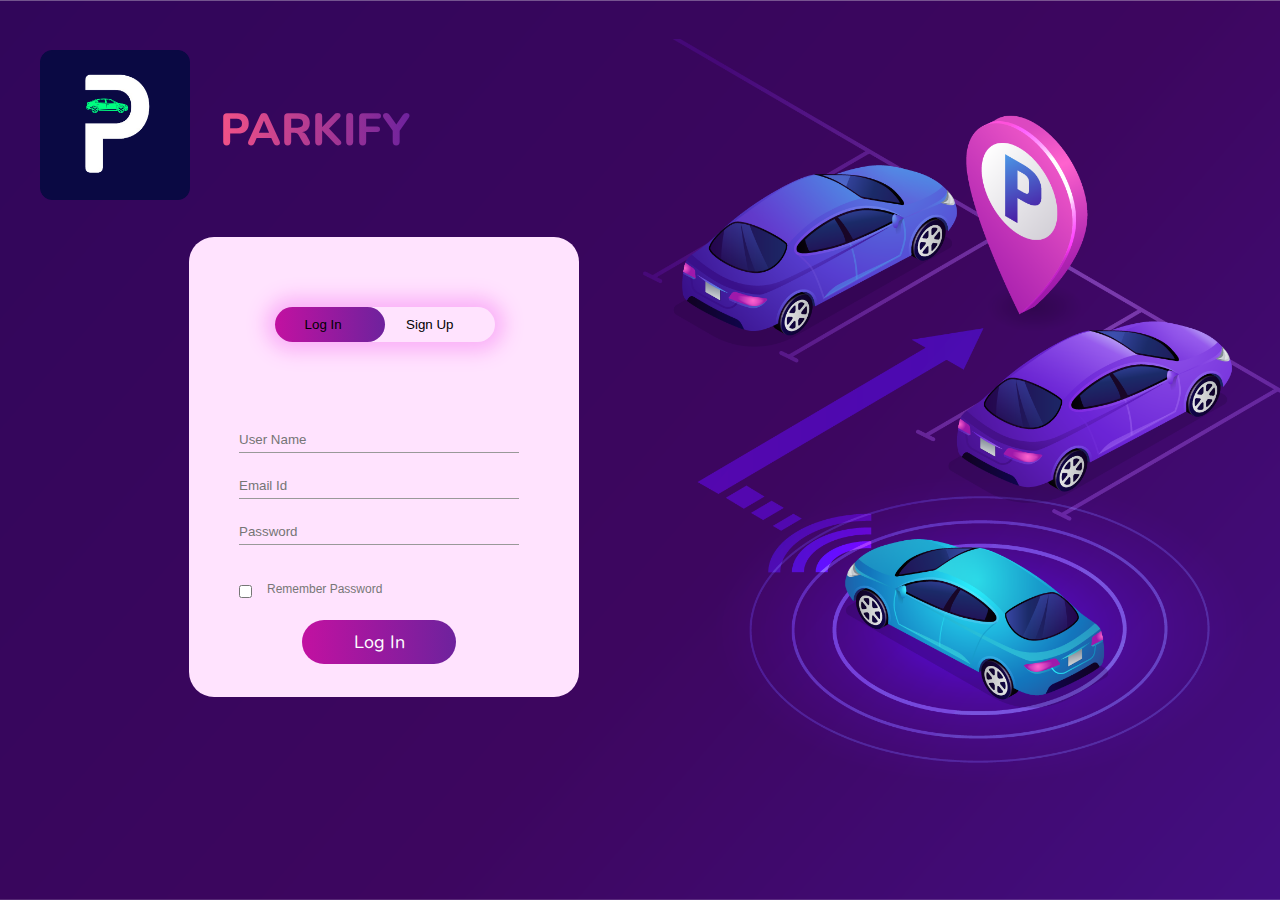
<file: Parking Management System/index.html>
<!DOCTYPE html>
<html>

<head>
    <title>Login/Register - PARKIFY</title>
    <link rel="stylesheet" href="./style.css">
    <link rel="preconnect" href="https://fonts.gstatic.com">
    <link href="https://fonts.googleapis.com/css2?family=Nunito&display=swap" rel="stylesheet">
    <link href="logo.png" rel="icon">
    <link href="logo.png" rel="apple-touch-icon">
</head>

<body>

    <div class="hero">
        <img class="logo" src="logo.png" alt="logo">
        <p class="parkopedia">PARKIFY</p>
        <div class="form-box">
            <div class="button-box">
                <div id="btn"></div>
                <button type="button" class="toggle-btn" onclick="login()">Log In</button>
                <button type="button" class="toggle-btn" onclick="register()">Sign Up</button>
            </div>
            <form id="login" class="input-group" action="./login.php" method="post">
                <input type="text" class="input-field" id="name" placeholder="User Name" name="username" required>
                <input type="text" class="input-field" id="email" placeholder="Email Id" name="email" required>
                <input type="password" class="input-field" id="password" placeholder="Password" name="password" required>
                <input type="checkbox" class="check-box"><span>Remember Password</span>
                <!-- <a onclick="LoginUser()" class="submit-btn">Log In</a> -->
                <button class="submit-btn" onclick="LoginUser()">Log In</button>
            </form>
            <form id="register" class="input-group" action="./register.php" method="post">
                <input type="text" class="input-field" id="sname" placeholder="User Name" name="username" required>
                <input type="email" class="input-field" id="semail" placeholder="Email Id" name="semail" required>
                <input type="password" class="input-field" id="spass" placeholder="Password" name="password" required>
                <input type="checkbox" class="check-box" required><span>I agree to the terms and conditions</span>
                <!-- <a onclick="performRegistration()"  class="submit-btn">Sign Up</a> -->
                <button class="submit-btn" onclick="RegisterUser()">Sign Up</button>
            </form>

        </div>

    </div>
    <script>
        var x = document.getElementById("login");
        var y = document.getElementById("register");
        var z = document.getElementById("btn");

        function register() {
            x.style.left = "-400px";
            y.style.left = "50px";
            z.style.left = "110px";

        }
        function login() {
            x.style.left = "50px";
            y.style.left = "450px";
            z.style.left = "0px";

        }
        function RegisterUser() {
            var email = document.getElementById('semail').value;
            var password = document.getElementById('spass').value;
            var user = document.getElementById('sname').value;
        }

        function LoginUser() {
            var email = document.getElementById('email').value;
            var password = document.getElementById('password').value;
            var name = document.getElementById('name').value;
        }

    </script>

</body>

</html>
</file>
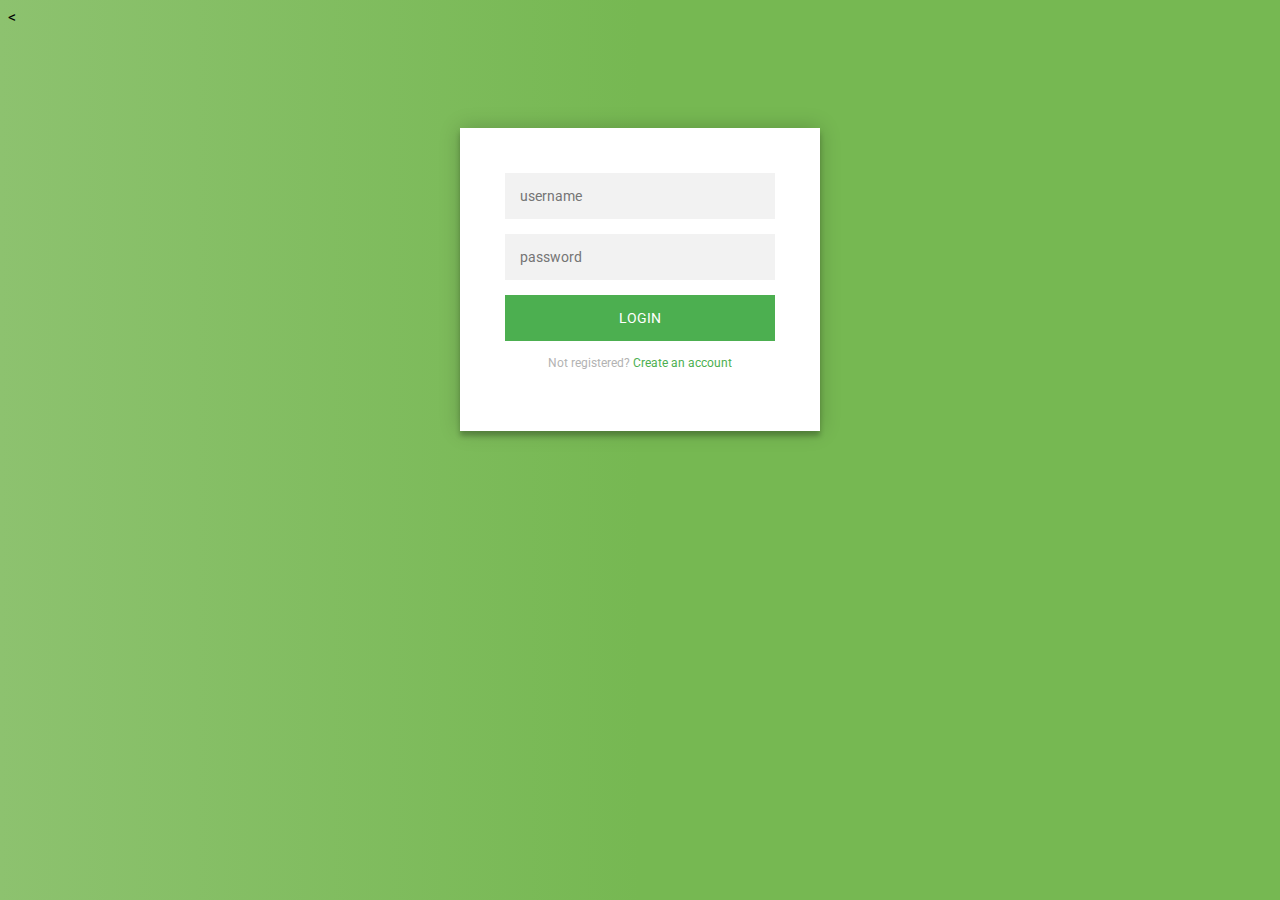
<file: AdminLogin/login.html>
<<!DOCTYPE html>
<html>
<head>
  <meta charset="utf-8">
  <meta name="viewport" content="width=device-width, initial-scale=1">
  <title>Admin Login</title>
  <link href="login.css" rel="stylesheet"/>
</head>
<body>
  <div class="login-page">
    <div class="form">
      <form class="register-form">
        <input type="text" placeholder="name"/>
        <input type="password" placeholder="password"/>
        <input type="text" placeholder="email address"/>
        <button>create</button>
        <p class="message">Already registered? <a href="#">Sign In</a></p>
      </form>
      <form class="login-form">
        <input type="text" placeholder="username"/>
        <input type="password" placeholder="password"/>
        <button>login</button>
        <p class="message">Not registered? <a href="#">Create an account</a></p>
      </form>
    </div>
  </div>
</body>
</html>
</file>
<file: Parking Management System/style.css>
*{
    margin: 0;
    padding: 0;
    font-family: sans-serif;
}
.hero{
    height: 100%;
    width: 100%;
    background-image:url("./bg.png");
    background-position: center;
    background-size: cover;
    position:absolute;
}
.form-box{
    width: 380px;
    height: 450px;
    position: relative;
    right: 20%;
    top: 5%;
    margin: 3% auto;
    background:#FFE3FE;
    border-radius: 25px;
    padding: 5px;
    overflow: hidden;
}
.button-box{
    width: 220px;
    margin: 35px;
    position: relative;
    top: 30px;
    left:12%;
    box-shadow: 0 0 20px 9px #FAAFF7;
    border-radius: 30px;
}
.toggle-btn{
    padding: 10px 30px;
    cursor: pointer;
    background: transparent;
    border: 0;
    outline: none;
    position: relative;
}
#btn{
    top: 0;
    left: 0;
    position: absolute;
    width: 110px;
    height: 100%;
    background: linear-gradient(to right, #C211A1,#6E229D);
    border-radius: 30px;
    transition: .5s;
}
.input-group{
    top: 180px;
    position: absolute;
    width: 280px;
    transition: .5s;
}
.input-field{
    width: 100%;
    padding: 5px 0;
    margin: 10px 0;
    top: 15px;
    border-left: 0;
    border-top: 0;
    border-right: 0;
    border-bottom: 1px solid #999;
    outline: none;
    background: transparent;

}
.submit-btn{
    width: 55%;
    padding: 10px 20px;
    font-size: 18px;
    font-family: 'Nunito', sans-serif;
    color: white;
    cursor: pointer;
    display: block;
    margin: auto;
    background: linear-gradient(to right, #C211A1,#6E229D);
    border: 0;
    outline: none;
    border-radius: 30px;
}
    .submit-btn:hover {
        background: #C211A1;
        background-image: -webkit-linear-gradient(top, #C211A1, #6E229D);
        background-image: -moz-linear-gradient(top, #C211A1, #6E229D);
        background-image: -ms-linear-gradient(top, #C211A1, #6E229D);
        background-image: -o-linear-gradient(top, #C211A1, #6E229D);
        background-image: linear-gradient(to bottom, #C211A1, #6E229D);
        text-decoration: none;
      }
.check-box{
    margin: 30px 15px 22px 0;
}
span{
    color: #777;
    font-size: 12px;
    bottom: 68px;
    position: absolute;
}
#login{
    left: 50px;
}
#register{
    left: 450px;
}
.logo{
    
    position:relative;
    width: 150px;
    height: 150px;
    top: 50px;
    left: 40px;
}
.parkopedia{
    font-size: 45px;
    background: linear-gradient(to right, #f25287,#6E229D);
    -webkit-background-clip: text;
    -webkit-text-fill-color: transparent;
    font-family: 'Nunito', sans-serif;
    font-weight: 800;
    left: 220px;
    position: absolute;
    top: 100px;
}
</file>
<file: AdminLogin/login.css>
@import url(https://fonts.googleapis.com/css?family=Roboto:300);

.login-page {
  width: 360px;
  padding: 8% 0 0;
  margin: auto;
}
.form {
  position: relative;
  z-index: 1;
  background: #FFFFFF;
  max-width: 360px;
  margin: 0 auto 100px;
  padding: 45px;
  text-align: center;
  box-shadow: 0 0 20px 0 rgba(0, 0, 0, 0.2), 0 5px 5px 0 rgba(0, 0, 0, 0.24);
}
.form input {
  font-family: "Roboto", sans-serif;
  outline: 0;
  background: #f2f2f2;
  width: 100%;
  border: 0;
  margin: 0 0 15px;
  padding: 15px;
  box-sizing: border-box;
  font-size: 14px;
}
.form button {
  font-family: "Roboto", sans-serif;
  text-transform: uppercase;
  outline: 0;
  background: #4CAF50;
  width: 100%;
  border: 0;
  padding: 15px;
  color: #FFFFFF;
  font-size: 14px;
  -webkit-transition: all 0.3 ease;
  transition: all 0.3 ease;
  cursor: pointer;
}
.form button:hover,.form button:active,.form button:focus {
  background: #43A047;
}
.form .message {
  margin: 15px 0 0;
  color: #b3b3b3;
  font-size: 12px;
}
.form .message a {
  color: #4CAF50;
  text-decoration: none;
}
.form .register-form {
  display: none;
}

body {
  background: #76b852; /* fallback for old browsers */
  background: rgb(141,194,111);
  background: linear-gradient(90deg, rgba(141,194,111,1) 0%, rgba(118,184,82,1) 50%);
  font-family: "Roboto", sans-serif;
  -webkit-font-smoothing: antialiased;
  -moz-osx-font-smoothing: grayscale;      
}
</file>
